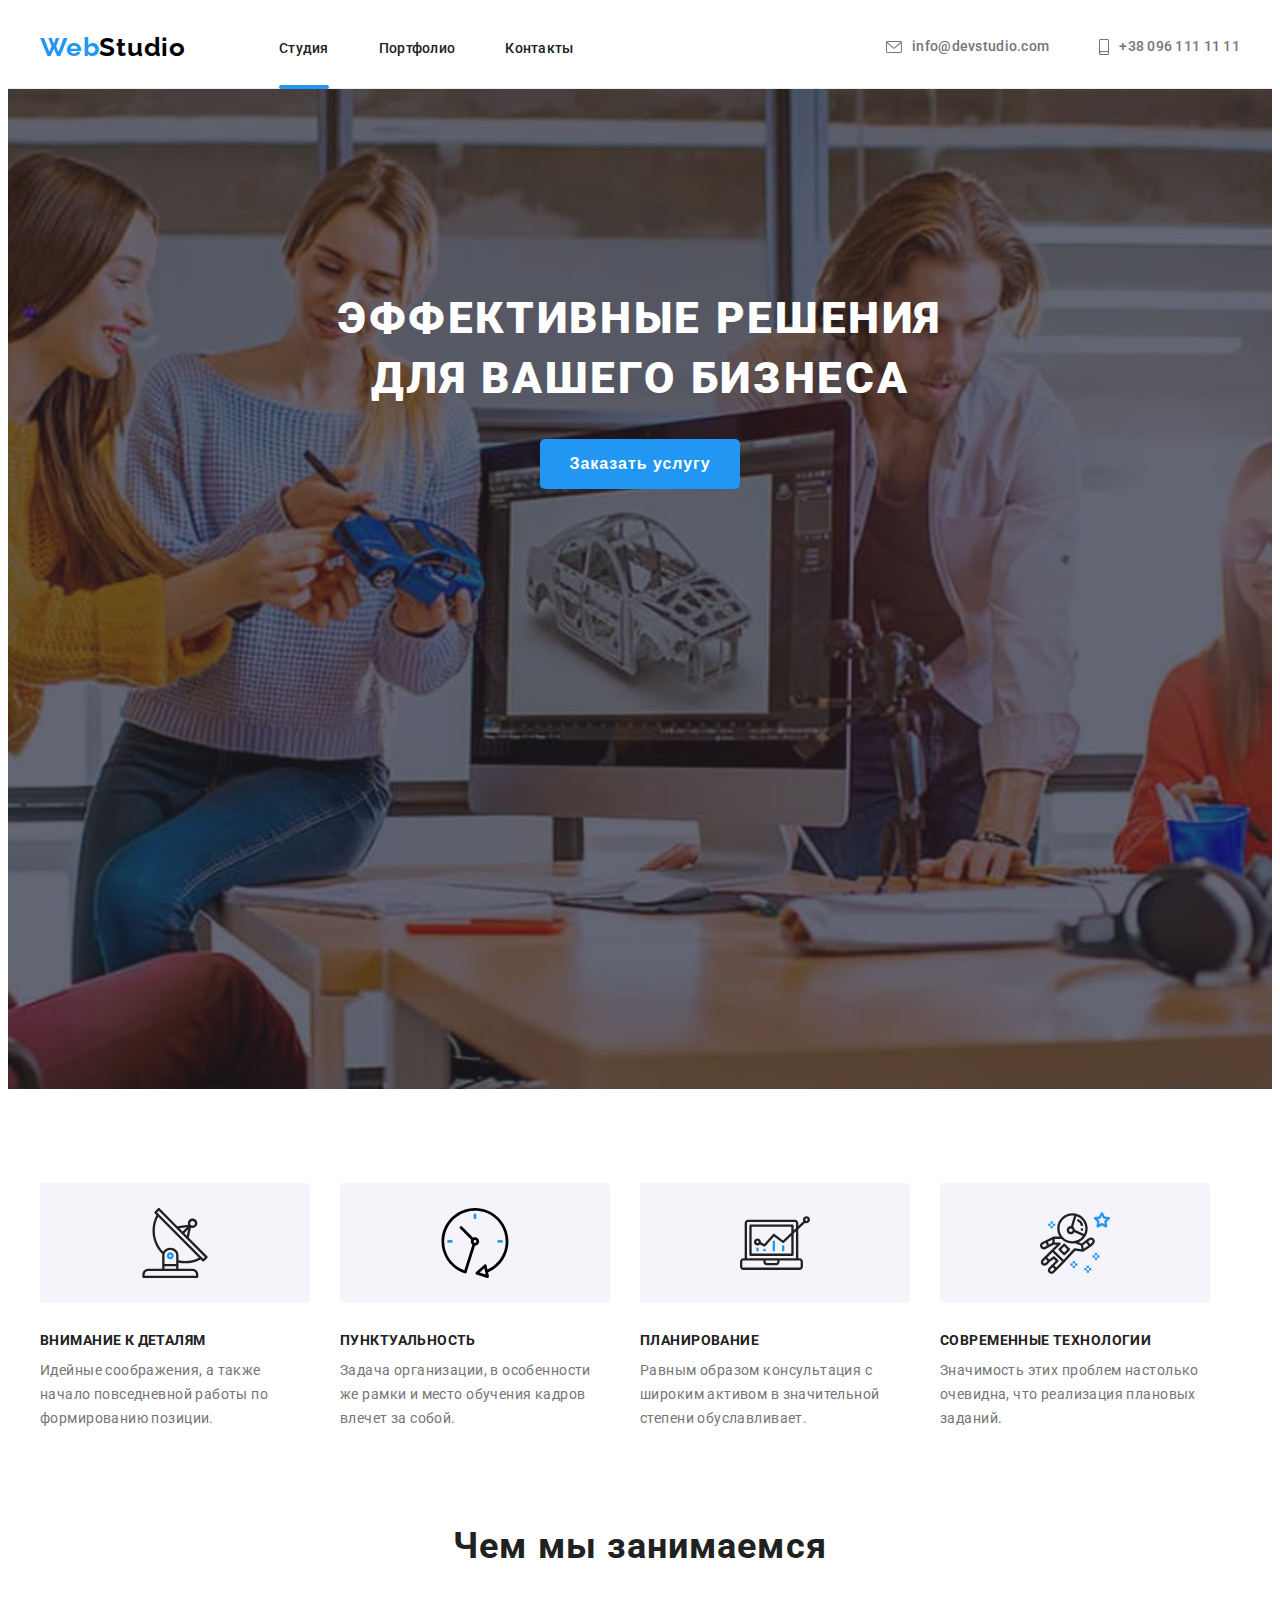
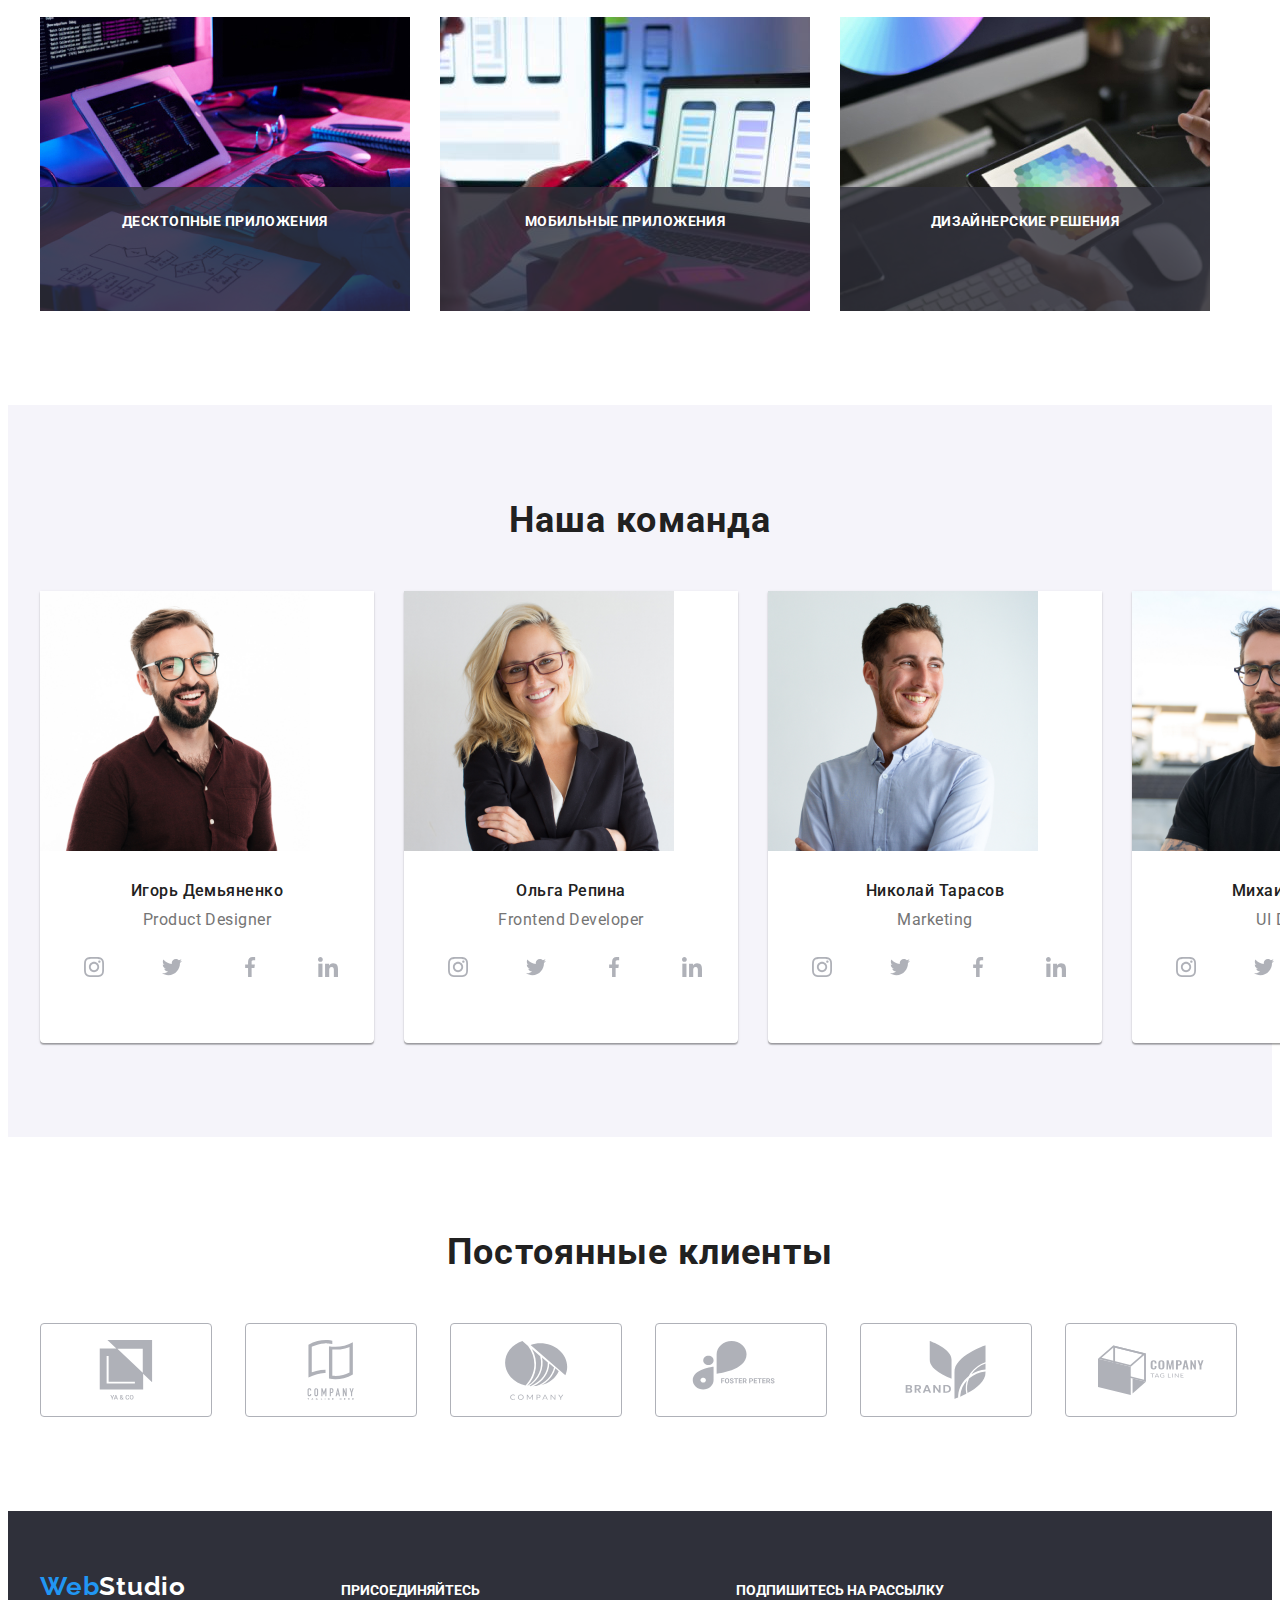
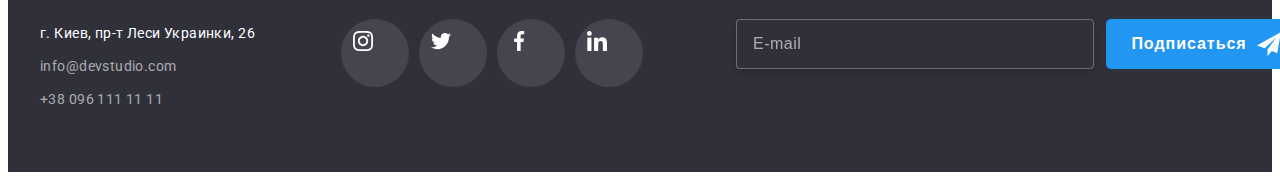
<file: index.html>
<!DOCTYPE html>
<html lang="ru">

<head>
    <meta charset="UTF-8">
    <meta http-equiv="X-UA-Compatible" content="IE=edge">
    <meta name="viewport" content="width=device-width, initial-scale=1.0">
    <title lang="en">WebStudio</title>
    <link rel="preconnect" href="https://fonts.googleapis.com">
    <link rel="preconnect" href="https://fonts.gstatic.com" crossorigin>
    <link
        href="https://fonts.googleapis.com/css2?family=Raleway:wght@700&family=Roboto:wght@400;500;700;900&display=swap"
        rel="stylesheet">
    <link rel="stylesheet" href="https://cdnjs.cloudflare.com/ajax/libs/modern-normalize/1.1.0/modern-normalize.min.css"
        integrity="sha512-wpPYUAdjBVSE4KJnH1VR1HeZfpl1ub8YT/NKx4PuQ5NmX2tKuGu6U/JRp5y+Y8XG2tV+wKQpNHVUX03MfMFn9Q=="
        crossorigin="anonymous" referrerpolicy="no-referrer" />
    <link rel="stylesheet" href="./css/main.min.css">
</head>

<body>
    <header class="header">
        <div class="container header__container ">
            <a href="./index.html" lang="en" class="header__logo link"><span class="header__logo__web">Web</span><span
                    class="list header__logo__studio">Studio</span></a>
            <nav class="header__nav">
                <ul class="header__menu-list list">
                    <li class="header__nav-item">
                        <a rel="nofollow" class="header__nav-item__header-link link current"
                            href="./index.html">Студия</a>
                    </li>
                    <li class="header__nav-item">
                        <a rel="nofollow" class="header__nav-item__header-link link"
                            href="./portfolio.html">Портфолио</a>
                    </li>
                    <li class="header__nav-item">
                        <a class="header__nav-item__header-link link" href="">Контакты</a>
                    </li>
                </ul>
            </nav>
            <ul class="header__header-contacts list">
                <li class="header__nav-item">
                    <a class="contact header__header-contact link" href="mailto:info@devstudio.com">
                        <svg class="header__contact-icon" width="16px" height="12px">
                            <use href="./images/icons.svg#icon-mail">
                            </use>
                        </svg>info@devstudio.com
                    </a>
                </li>
                <li class="header__nav-item">
                    <a class="contact header__header-contact link" href="tel:+380961111111">
                        <svg class="header__contact-icon" width="10px" height="16px">
                            <use href="./images/icons.svg#icon-smartphone">
                            </use>
                        </svg>
                        +38 096 111 11 11</a>
                </li>
            </ul>
        </div>
    </header>
    <main>
        <section class="hero">
            <div class="container hero-container">
                <h1 class="hero-title">ЭФФЕКТИВНЫЕ РЕШЕНИЯ<br /> ДЛЯ ВАШЕГО БИЗНЕСА</h1>
                <button class="btn btn-index btn-shadow hero-btn btn-margin cursor" type="button"
                    data-modal-open>Заказать услугу</button>
                <div class="backdrop is-hidden" data-modal>
                    <div class="modal">
                        <button type="button" data-modal-close class="btn-modal">
                            <svg class="modal-close-icon cursor" width="11px" height="11px">
                                <use href="./images/icons.svg#icon-ellips-x-close"></use>
                            </svg>
                        </button>
                        <form action="#" class="modal-form">
                            <p class="modal-form-head">Оставьте свои данные, мы вам перезвоним</p>

                            <label class="modal-form-field">Имя
                                <span class="modal-form-wrapper">
                                    <input type="text" class="modal-form-input cursor" name="user-name" minlength="2"
                                        pattern="[a-zA-Zа-яёА-ЯЁ]+"
                                        title="Имя должно содержать символы кириллицы или латиницы" required />
                                    <svg class="modal-form-icon" width="18px" height="18px">
                                        <use href="./images/icons.svg#icon-name-black"></use>
                                    </svg>
                                </span>
                            </label>

                            <label class="modal-form-field">Телефон
                                <span class="modal-form-wrapper">
                                    <input type="tel" class="modal-form-input cursor" name="user-tel"
                                        title="099-000-00-00" pattern="[0-9]{3}-[0-9]{3}-[0-9]{2}-[0-9]{2}" />
                                    <svg class="modal-form-icon" width="18px" height="18px">
                                        <use href="./images/icons.svg#icon-tel-black"></use>
                                    </svg>
                                </span>
                            </label>

                            <label class="modal-form-field">Почта
                                <span class="modal-form-wrapper">
                                    <input type="email" class="modal-form-input cursor" name="mail" required />
                                    <svg class="modal-form-icon" width="18px" height="18px">
                                        <use href="./images/icons.svg#icon-mail-black"></use>
                                    </svg>
                                </span>
                            </label>
                            <label class="modal-form-field">Комментарий
                                <textarea class="modal-form-message cursor" name="user-message"
                                    placeholder="Введите текст"></textarea>
                            </label>
                            <input type="checkbox" id="accept-policy" class="modal-form-checkbox visually-hidden" />
                            <label for="accept-policy" class="modal-form-checkbox-label">Соглашаюсь с рассылкой и
                                принимаю&nbsp;
                                <a href="#" class="modal-form-link"> Условия договора</a></label>
                            <button class="btn btn-index btn-shadow hero-btn cursor" type="submit">Отправить</button>
                        </form>
                    </div>
                </div>
            </div>
        </section>
        <section class="about">
            <div class="container">
                <ul class="list about-list">
                    <li class="about-container">
                        <div class="about-icon-background">
                            <svg class="abou-icon" width="70px" height="70px">
                                <use href="./images/icons.svg#icon-antenna"></use>
                            </svg>
                        </div>
                        <h3 class="about-title">Внимание к деталям</h3>
                        <p class="about-text"> Идейные соображения, а также начало повседневной работы по формированию
                            позиции.</p>
                    </li>
                    <li class="about-container">
                        <div class="about-icon-background">
                            <svg class="abou-icon" width="70px" height="70px">
                                <use href="./images/icons.svg#icon-clock"></use>
                            </svg>
                        </div>
                        <h3 class="about-title">Пунктуальность</h3>
                        <p class="about-text">Задача организации, в особенности же рамки и место обучения кадров влечет
                            за собой.</p>
                    </li>
                    <li class="about-container">
                        <div class="about-icon-background">
                            <svg class="abou-icon" width="70px" height="70px">
                                <use href="./images/icons.svg#icon-diagram"></use>
                            </svg>
                        </div>
                        <h3 class="about-title">Планирование</h3>
                        <p class="about-text">Равным образом консультация с широким активом в значительной степени
                            обуславливает.</p>
                    </li>
                    <li class="about-container">
                        <div class="about-icon-background">
                            <svg class="abou-icon" width="70px" height="70px">
                                <use href="./images/icons.svg#icon-astronaut"></use>
                            </svg>
                        </div>
                        <h3 class="about-title">Современные технологии</h3>
                        <p class="about-text">Значимость этих проблем настолько очевидна, что реализация плановых
                            заданий.</p>
                    </li>
                </ul>
            </div>
        </section>
        <section class="project">
            <div class="container">
                <h2 class="project-title">Чем мы занимаемся</h2>
                <ul class="list img-list-container">
                    <li class="img-list">
                        <div class="img-list-text">
                            <img src="./images/box-1.jpg" alt="руки печатают на клавиатуре" width="370">
                            <div class="project-list-title">
                                <p class="project-title-text">Десктопные приложения</p>
                            </div>
                        </div>
                    </li>
                    <li class="img-list">
                        <div class="img-list-text">
                            <img src="./images/box-2.jpg"
                                alt="одна рука дердит телефон, а втора работает на компьютере " width="370" />
                            <p class="project-title-text">Мобильные приложения</p>
                        </div>
                    </li>
                    <li class="img-list">
                        <div class="img-list-text">
                            <img src="./images/img-4.jpg" alt="в одной руке планшет, втрая работает на нем"
                                width="370" />
                            <p class="project-title-text">Дизайнерские решения</p>
                        </div>
                    </li>
                </ul>
            </div>
        </section>
        <section class="team">
            <div class="container">
                <h2 class="team-title">Наша команда</h2>
                <ul class="list team-container">
                    <li class="team-information team-shadow">
                        <img src="./images/img-3.jpg" alt="Игорь Демьяненко" width="270" />
                        <div class="team-list">
                            <h3 class="team-name ">Игорь Демьяненко</h3>
                            <p class="team-text" lang="en">Product Designer</p>
                            <ul class="list-icon list">
                                <li class="list-icon-item">
                                    <a class="link icon-link" href="">
                                        <svg class="icon-bottom icon" width="20px" height="20px">
                                            <use href="./images/icons.svg#icon-instagram"></use>
                                        </svg>
                                    </a>
                                </li>
                                <li class="list-icon-item">
                                    <a href="" class="link link-icon">
                                        <svg class="icon-bottom icon" width="20px" height="20px">
                                            <use href="./images/icons.svg#icon-twitter"></use>
                                        </svg>
                                    </a>
                                </li>
                                <li class="list-icon-item">
                                    <a href="" class="link link-icon">
                                        <svg class="icon-bottom icon" width="20px" height="20px">
                                            <use href="./images/icons.svg#icon-facebook"></use>
                                        </svg>
                                    </a>
                                </li>
                                <li class="list-icon-item">
                                    <a href="" class="link link-icon">
                                        <svg class="icon-bottom icon" width="20px" height="20px">
                                            <use href="./images/icons.svg#icon-linkedin"></use>
                                        </svg>
                                    </a>
                                </li>
                            </ul>
                        </div>
                    </li>
                    <li class="team-information team-shadow">
                        <img src="./images/img-2.jpg" alt="Ольга Репина" width="270" />
                        <div class="team-list">
                            <h3 class="team-name">Ольга Репина</h3>
                            <p class="team-text" lang="en">Frontend Developer</p>
                            <ul class="list-icon">
                                <li class="list-icon-item list">
                                    <a href="" class="link link-icon">
                                        <svg class="icon-bottom icon" width="20px" height="20px">
                                            <use href="./images/icons.svg#icon-instagram"></use>
                                        </svg>
                                    </a>
                                </li>
                                <li class="list-icon-item list">
                                    <a href="" class="link link-icon">
                                        <svg class="icon-bottom icon" width="20px" height="20px">
                                            <use href="./images/icons.svg#icon-twitter"></use>
                                        </svg>
                                    </a>
                                </li>
                                <li class="list-icon-item list">
                                    <a href="" class="link link-icon">
                                        <svg class="icon-bottom icon" width="20px" height="20px">
                                            <use href="./images/icons.svg#icon-facebook"></use>
                                        </svg>
                                    </a>
                                </li>
                                <li class="list-icon-item list">
                                    <a href="" class="link link-icon">
                                        <svg class="icon-bottom icon" width="20px" height="20px">
                                            <use href="./images/icons.svg#icon-linkedin"></use>
                                        </svg>
                                    </a>
                                </li>
                            </ul>
                        </div>
                    </li>
                    <li class="team-information team-shadow">
                        <img src="./images/img-1.jpg" alt="Николай Тарасов" width="270" />
                        <div class="team-list">
                            <h3 class="team-name">Николай Тарасов</h3>
                            <p class="team-text" lang="en">Marketing</p>
                            <ul class="list-icon">
                                <li class="list-icon-item list">
                                    <a href="" class="link link-icon">
                                        <svg class="icon-bottom icon" width="20px" height="20px">
                                            <use href="./images/icons.svg#icon-instagram"></use>
                                        </svg>
                                    </a>
                                </li>
                                <li class="list-icon-item list">
                                    <a href="" class="link link-icon">
                                        <svg class="icon-bottom icon" width="20px" height="20px">
                                            <use href="./images/icons.svg#icon-twitter"></use>
                                        </svg>
                                    </a>
                                </li>
                                <li class="list-icon-item list">
                                    <a href="" class="link link-icon">
                                        <svg class="icon-bottom icon" width="20px" height="20px">
                                            <use href="./images/icons.svg#icon-facebook"></use>
                                        </svg>
                                    </a>
                                </li>
                                <li class="list-icon-item list">
                                    <a href="" class="link link-icon">
                                        <svg class="icon-bottom icon" width="20px" height="20px">
                                            <use href="./images/icons.svg#icon-linkedin"></use>
                                        </svg>
                                    </a>
                                </li>
                            </ul>
                        </div>
                    </li>
                    <li class="team-information team-shadow">
                        <img src="./images/img.jpg" alt="Михаил Ермаков" width="270" />
                        <div class="team-list">
                            <h3 class="team-name">Михаил Ермаков</h3>
                            <p class="team-text" lang="en">UI Designer</p>
                            <ul class="list-icon">
                                <li class="list-icon-item list">
                                    <a href="" class="link link-icon">
                                        <svg class="icon-bottom icon" width="20px" height="20px">
                                            <use href="./images/icons.svg#icon-instagram"></use>
                                        </svg>
                                    </a>
                                </li>
                                <li class="list-icon-item list">
                                    <a href="" class="link link-icon">
                                        <svg class="icon-bottom icon" width="20px" height="20px">
                                            <use href="./images/icons.svg#icon-twitter"></use>
                                        </svg>
                                    </a>
                                </li>
                                <li class="list-icon-item list">
                                    <a href="" class="link link-icon">
                                        <svg class="icon-bottom icon" width="20px" height="20px">
                                            <use href="./images/icons.svg#icon-facebook"></use>
                                        </svg>
                                    </a>
                                </li>
                                <li class="list-icon-item list">
                                    <a href="" class="link link-icon">
                                        <svg class="icon-bottom icon" width="20px" height="20px">
                                            <use href="./images/icons.svg#icon-linkedin"></use>
                                        </svg>
                                    </a>
                                </li>
                            </ul>
                        </div>
                    </li>
                </ul>
            </div>
        </section>
        <section class="clients">
            <div class="container">
                <h2 class="clients-title">Постоянные клиенты</h2>
                <ul class="clients-list list">
                    <li class="clients-box">
                        <a href="" class="link clients-name">
                            <svg class="clients-icon" width="106px" height="60px">
                                <use href="./images/icons.svg#icon-ya--co1">
                                </use>
                            </svg>
                        </a>
                    </li>
                    <li class="clients-box">
                        <a href="" class="link clients-name">
                            <svg class="clients-icon" width="106px" height="60px">
                                <use href="./images/icons.svg#icon-company-tag-line-here2">
                                </use>
                            </svg>
                        </a>
                    </li>
                    <li class="clients-box">
                        <a href="" class="link clients-name">
                            <svg class="clients-icon" width="106px" height="60px">
                                <use href="./images/icons.svg#icon-company3">
                                </use>
                            </svg>
                        </a>
                    </li>
                    <li class="clients-box">
                        <a href="" class="link clients-name">
                            <svg class="clients-icon" width="106px" height="60px">
                                <use href="./images/icons.svg#icon-foster-peters4">
                                </use>
                            </svg>
                        </a>
                    </li>
                    <li class="clients-box">
                        <a href="" class="link clients-name">
                            <svg class="clients-icon" width="106px" height="60px">
                                <use href="./images/icons.svg#icon-brand5">
                                </use>
                            </svg>
                        </a>
                    </li>
                    <li class="clients-box">
                        <a href="" class="link clients-name">
                            <svg class="clients-icon" width="106px" height="60px">
                                <use href="./images/icons.svg#icon-company-tag-line6">
                                </use>
                            </svg>
                        </a>
                    </li>
                </ul>
            </div>
        </section>
    </main>
    <footer class="footer">
        <div class="container footer-container">
            <div class="bootom-address">
                <a href="./index.html" lang="en" class="footer__logo link"><span
                        class="header__logo__web">Web</span><span class="list footer-studio">Studio</span></a>
                <ul class="list contact contact-footer">
                    <li>
                        <a class="contact footer-contact-address link" rel="nofollow"
                            href="https://goo.gl/maps/RQNWH9hSLdEnsy7u5" target="_blank">г. Киев, пр-т Леси Украинки,
                            26</a>
                    </li>
                    <li class="contact-footer-information">
                        <a class="contact footer-contact link" href="mailto:info@devstudio.com">info@devstudio.com</a>
                    </li>
                    <li class="contact-footer-information">
                        <a class="contact footer-contact link" href="tel:+380961111111">+38 096 111 11 11</a>
                    </li>
                </ul>
            </div>
            <div class="footer-icon">
                <h3 class="footer-icon-title">Присоединяйтесь</h3>
                <ul class="footer-list-icon list">
                    <li class="footer-list-icon-item">
                        <a class="link footer-link-icon" href="">
                            <svg class="footer-icon-bottom icon" width="20px" height="20px">
                                <use href="./images/icons.svg#icon-instagram"></use>
                            </svg>
                        </a>
                    </li>
                    <li class="footer-list-icon-item">
                        <a href="" class="link footer-link-icon">
                            <svg class="footer-icon-bottom icon" width="20px" height="20px">
                                <use href="./images/icons.svg#icon-twitter"></use>
                            </svg>
                        </a>
                    </li>
                    <li class="footer-list-icon-item">
                        <a href="" class="link footer-link-icon">
                            <svg class="footer-icon-bottom icon" width="20px" height="20px">
                                <use href="./images/icons.svg#icon-facebook"></use>
                            </svg>
                        </a>
                    </li>
                    <li class="footer-list-icon-item">
                        <a href="" class="link footer-link-icon">
                            <svg class="footer-icon-bottom icon" width="20px" height="20px">
                                <use href="./images/icons.svg#icon-linkedin"></use>
                            </svg>
                        </a>
                    </li>
                </ul>
            </div>
            <div class="footer-icon-second">
                <h3 class="footer-icon-title">Подпишитесь на рассылку</h3>
                <form action="#" class="footer-form">
                    <label class="footer-form-title"></label>
                    <input type="email" class="footer-form-input cursor" name="mail" placeholder="E-mail" required />
                    <div>
                        <button type="submit"
                            class="btn btn-index  btn-shadow  hero-btn footer-form-btn cursor footer-btn">Подписаться
                            <svg class="footer-icon-btn icon" width="24px" height="24px">
                                <use href="./images/icons.svg#icon-icon-send"></use>
                            </svg>
                        </button>
                    </div>
                </form>
            </div>
        </div>
    </footer>
    <script src="./js/modal.js"></script>
</body>

</html>
</file>
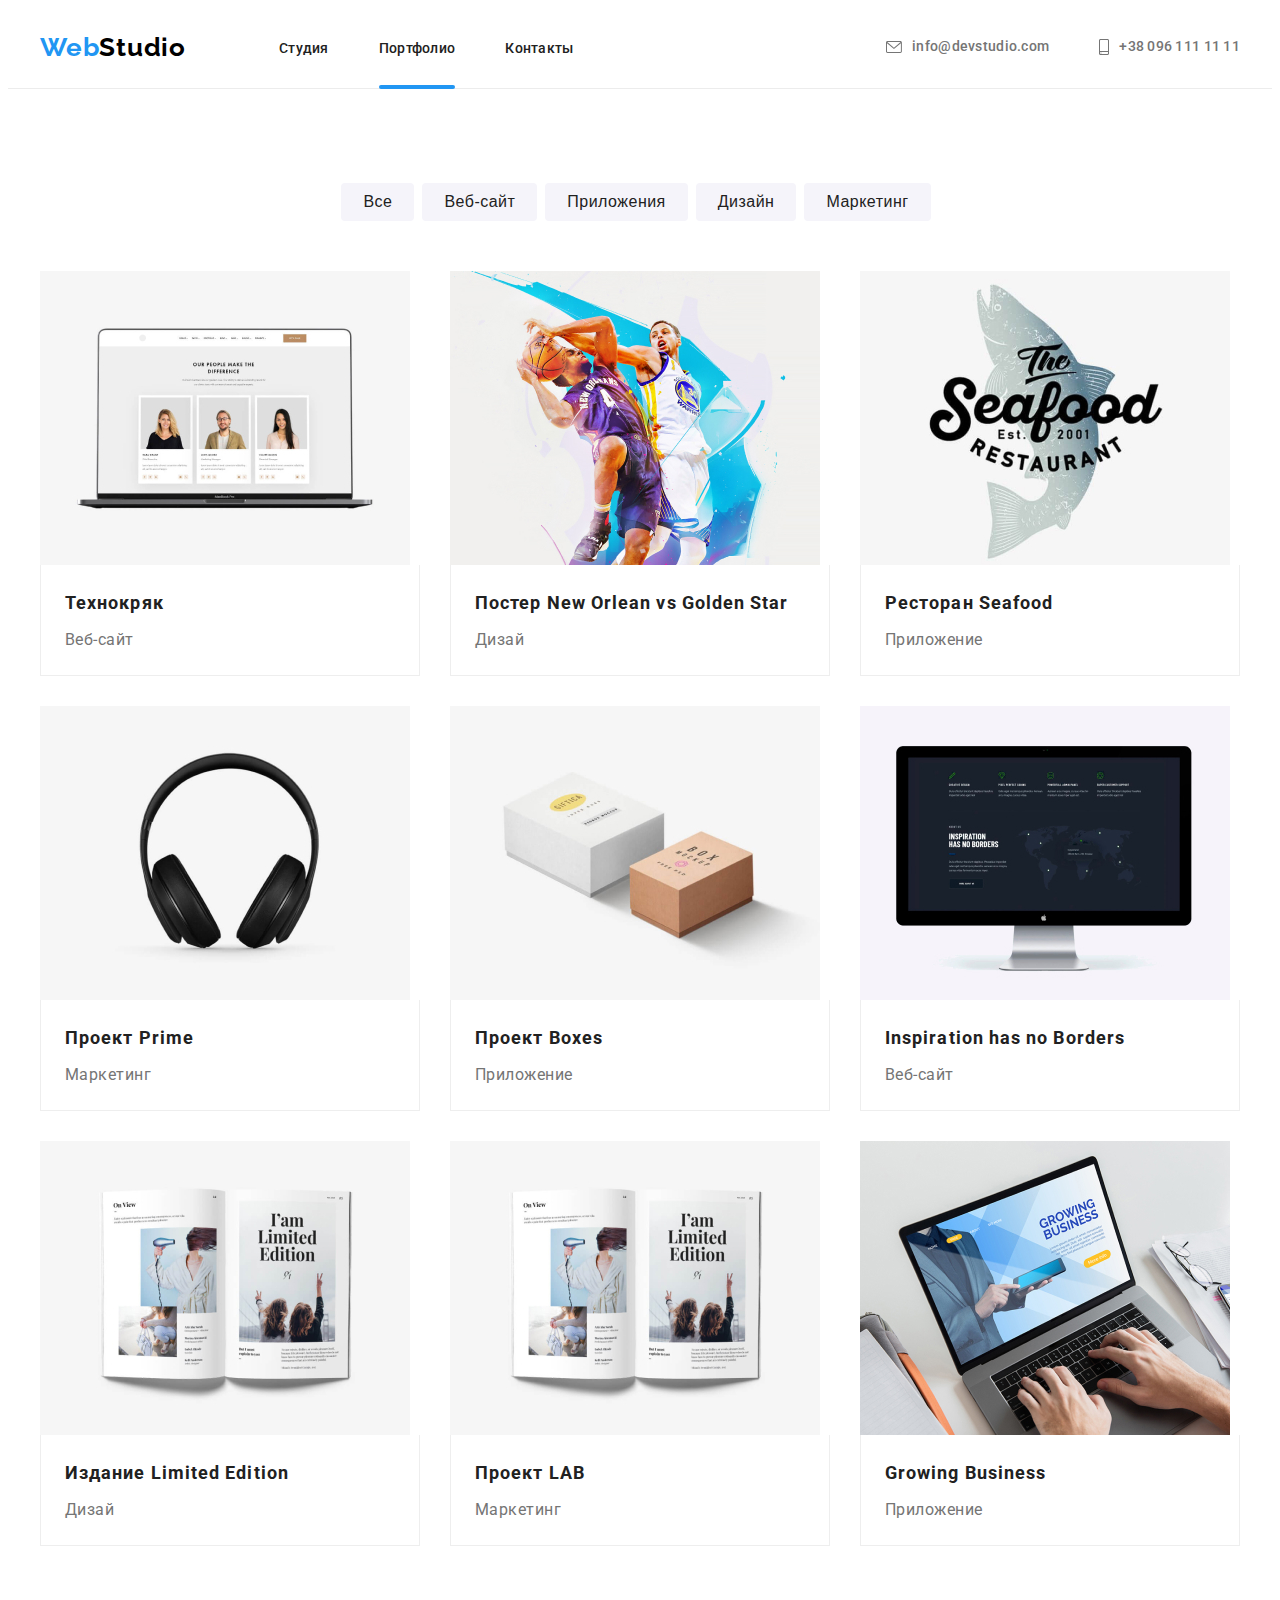
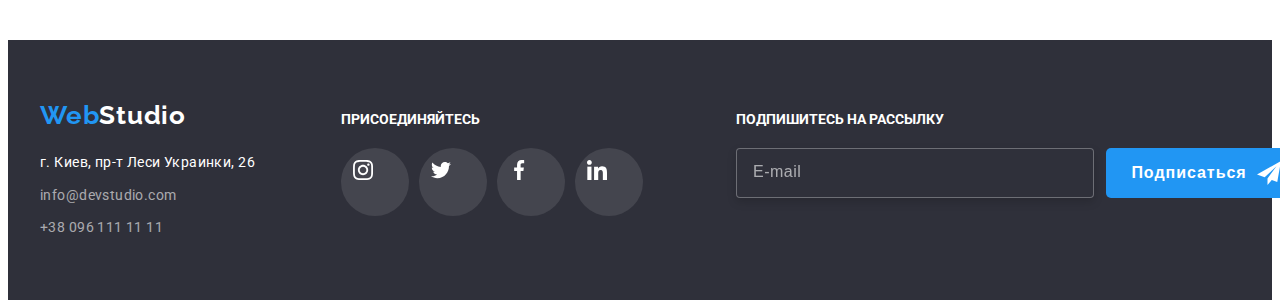
<file: portfolio.html>
<!DOCTYPE html>
<html lang="ru">

<head>
    <meta charset="UTF-8">
    <meta http-equiv="X-UA-Compatible" content="IE=edge">
    <meta name="viewport" content="width=device-width, initial-scale=1.0">
    <title lang="en">WebStudio</title>
    <link rel="preconnect" href="https://fonts.googleapis.com">
    <link rel="preconnect" href="https://fonts.gstatic.com" crossorigin>
    <link
        href="https://fonts.googleapis.com/css2?family=Raleway:wght@700&family=Roboto:wght@400;500;700;900&display=swap"
        rel="stylesheet">
    <link rel="stylesheet" href="https://cdnjs.cloudflare.com/ajax/libs/modern-normalize/1.1.0/modern-normalize.min.css"
        integrity="sha512-wpPYUAdjBVSE4KJnH1VR1HeZfpl1ub8YT/NKx4PuQ5NmX2tKuGu6U/JRp5y+Y8XG2tV+wKQpNHVUX03MfMFn9Q=="
        crossorigin="anonymous" referrerpolicy="no-referrer" />
    <link rel="stylesheet" href="./css/main.min.css">
</head>

<body>
    <header class="header">
        <div class="container header__container ">
            <a href="./index.html" lang="en" class="header__logo link"><span class="header__logo__web">Web</span><span
                    class="list header__logo__studio">Studio</span></a>
            <nav class="header__nav">
                <ul class="header__menu-list list">
                    <li class="header__nav-item">
                        <a rel="nofollow" class="header__nav-item__header-link link" href="./index.html">Студия</a>
                    </li>
                    <li class="header__nav-item">
                        <a rel="nofollow" class="header__nav-item__header-link link current"
                            href="./portfolio.html">Портфолио</a>
                    </li>
                    <li class="header__nav-item">
                        <a class="header__nav-item__header-link link" href="">Контакты</a>
                    </li>
                </ul>
            </nav>
            <ul class="header__header-contacts list">
                <li class="header__nav-item">
                    <a class="contact header__header-contact link" href="mailto:info@devstudio.com">
                        <svg class="header__contact-icon" width="16px" height="12px">
                            <use href="./images/icons.svg#icon-mail">
                            </use>
                        </svg>info@devstudio.com
                    </a>
                </li>
                <li class="header__nav-item">
                    <a class="contact header__header-contact link" href="tel:+380961111111">
                        <svg class="header__contact-icon" width="10px" height="16px">
                            <use href="./images/icons.svg#icon-smartphone">
                            </use>
                        </svg>
                        +38 096 111 11 11</a>
                </li>
            </ul>
        </div>
    </header>
    <main>
        <section class="gallery">
            <div class="container">
                <h2 class="visually-hidden">Галерея</h2>
                <ul class="list btn btn-container">
                    <li class="btn-portfolio">
                        <button class="btn btn-item btn-black btn-white btn-shadow cursor" type="button">Все</button>
                        <a href="#Веб-сайт"></a>
                    </li>
                    <li class="btn-portfolio">
                        <button class="btn btn-item btn-black btn-white btn-shadow cursor"
                            type="button">Веб-сайт</button>
                        <a href="#Приложения"></a>
                    </li>
                    <li class="btn-portfolio">
                        <button class="btn btn-item btn-black btn-white btn-shadow cursor"
                            type="button">Приложения</button>
                        <a href="#Все"></a>
                    </li>
                    <li class="btn-portfolio">
                        <button class="btn btn-item btn-black btn-white btn-shadow cursor" type="button">Дизайн</button>
                        <a href="#Дизайн"></a>
                    </li>
                    <li class="btn-portfolio">
                        <button class="btn btn-item btn-black btn-white btn-shadow cursor"
                            type="button">Маркетинг</button>
                        <a href="#Маркетинг"></a>
                    </li>
                </ul>
                <ul class="list gallery-list">
                    <li class="gallery-item">
                        <a class="link gallery-link" href="">
                            <div class="gallery-item-wrap">
                                <img class="gallery-item-icon" src="./images/1computer.jpg" alt="Computer" width="370">
                                <p class="gallery-picture-text">Технокряк это современная площадка распространения
                                    коронавируса. Компании используют
                                    эту
                                    платформу для цифрового
                                    шпионажа и атак на защищённые сервера конкурентов.</p>
                            </div>
                            <div class="gallery-card">
                                <h3 class="gallery-title">Технокряк</h3>
                                <p class="gallery-text">Веб-сайт</p>
                            </div>
                        </a>
                    </li>
                    <li class="gallery-item">
                        <a class="link gallery-link" href="">
                            <div class="gallery-item-wrap">
                                <img src="./images/2basketball.jpg" alt="Basketball" width="370">
                                <p class="gallery-picture-text" lang="en">Lorem ipsum dolor sit amet, consectetur
                                    adipiscing elit. Suspendisse rutrum auctor enim, vitae viverra sem ultricies
                                    eget. Curabitur ac scelerisque.</p>
                            </div>
                            <div class="gallery-card">
                                <h3 class="gallery-title">Постер<span lang="en"> New Orlean vs Golden Star</span></h3>
                                <p class="gallery-text">Дизай</p>
                            </div>
                        </a>
                    </li>
                    <li class="gallery-item">
                        <a class="link gallery-link" href="">
                            <div class="gallery-item-wrap">
                                <img src="./images/3seafood.jpg" alt="Seafood" width="370">
                                <p class="gallery-picture-text">Lorem ipsum dolor sit amet, consectetur adipiscing elit.
                                    Suspendisse rutrum auctor enim,
                                    vitae viverra sem ultricies
                                    eget. Curabitur ac scelerisque.</p>
                            </div>
                            <div class="gallery-card">
                                <h3 class="gallery-title">Ресторан <span lang="en"> Seafood</span></h3>
                                <p class="gallery-text">Приложение</p>
                            </div>
                        </a>
                    </li>
                    <li class="gallery-item">
                        <a class="link gallery-link" href="">
                            <div class="gallery-item-wrap">
                                <img src="./images/4headphones.jpg" alt="Headphones" width="370">
                                <p class="gallery-picture-text" lang="en">Lorem ipsum dolor sit amet, consectetur
                                    adipiscing elit. Suspendisse rutrum auctor enim,
                                    vitae viverra sem ultricies
                                    eget. Curabitur ac scelerisque.</p>
                            </div>
                            <div class="gallery-card">
                                <h3 class="gallery-title">Проект <span lang="en">Prime</span></h3>
                                <p class="gallery-text">Маркетинг</p>
                            </div>
                        </a>
                    </li>
                    <li class="gallery-item">
                        <a class="link gallery-link" href="">
                            <div class="gallery-item-wrap">
                                <img src="./images/5boxes.jpg" alt="Boxes" width="370">
                                <p class="gallery-picture-text" lang="en">Lorem ipsum dolor sit amet, consectetur
                                    adipiscing elit. Suspendisse rutrum auctor enim,
                                    vitae viverra sem ultricies
                                    eget. Curabitur ac scelerisque.</p>
                            </div>
                            <div class="gallery-card">
                                <h3 class="gallery-title">Проект <span lang="en">Boxes</span></h3>
                                <p class="gallery-text">Приложение</p>
                            </div>
                        </a>
                    </li>
                    <li class="gallery-item">
                        <a class="link gallery-link" href="">
                            <div class="gallery-item-wrap">
                                <img src="./images/6monitor.jpg" alt="Monitore" width="370">
                                <p class="gallery-picture-text" lang="en">Lorem ipsum dolor sit amet, consectetur
                                    adipiscing elit. Suspendisse rutrum auctor enim,
                                    vitae viverra sem ultricies
                                    eget. Curabitur ac scelerisque.</p>
                            </div>
                            <div class="gallery-card">
                                <h3 class="gallery-title"><span lang="en">Inspiration has no Borders</span></h3>
                                <p class="gallery-text">Веб-сайт</p>
                            </div>
                        </a>
                    </li>
                    <li class="gallery-item">
                        <a class="link gallery-link" href="">
                            <div class="gallery-item-wrap">
                                <img src="./images/7book.jpg" alt="Book" width="370">
                                <p class="gallery-picture-text" lang="en">Lorem ipsum dolor sit amet, consectetur
                                    adipiscing elit. Suspendisse rutrum auctor enim,
                                    vitae viverra sem ultricies
                                    eget. Curabitur ac scelerisque.</p>
                            </div>
                            <div class="gallery-card">
                                <h3 class="gallery-title">Издание <span lang="en">Limited Edition</span></h3>
                                <p class="gallery-text">Дизай</p>
                            </div>
                        </a>
                    </li>
                    <li class="gallery-item">
                        <a class="link gallery-link" href="">
                            <div class="gallery-item-wrap">
                                <img src="./images/7book.jpg" alt="Book" width="370">
                                <p class="gallery-picture-text" lang="en">Lorem ipsum dolor sit amet, consectetur
                                    adipiscing elit. Suspendisse rutrum auctor enim,
                                    vitae viverra sem ultricies
                                    eget. Curabitur ac scelerisque.</p>
                            </div>
                            <div class="gallery-card">
                                <h3 class="gallery-title">Проект <span lang="en">LAB</span></h3>
                                <p class="gallery-text">Маркетинг</p>
                            </div>
                        </a>
                    </li>
                    <li class="gallery-item">
                        <a class="link gallery-link" href="">
                            <div class="gallery-item-wrap">
                                <img src="./images/9work-on-computer.jpg" alt="Work on computer" width="370">
                                <p class="gallery-picture-text" lang="en">Lorem ipsum dolor sit amet, consectetur
                                    adipiscing elit. Suspendisse rutrum auctor enim,
                                    vitae viverra sem ultricies
                                    eget. Curabitur ac scelerisque.</p>
                            </div>
                            <div class="gallery-card">
                                <h3 class="gallery-title"><span lang="en">Growing Business</span></h3>
                                <p class="gallery-text">Приложение</p>
                            </div>
                        </a>
                    </li>
                </ul>
            </div>
        </section>
    </main>
    <footer class="footer">
        <div class="container footer-container">
            <div class="bootom-address">
                <a href="./index.html" lang="en" class="footer__logo link"><span
                        class="header__logo__web">Web</span><span class="list footer-studio">Studio</span></a>
                <ul class="list contact contact-footer">
                    <li>
                        <a class="contact footer-contact-address link" rel="nofollow"
                            href="https://goo.gl/maps/RQNWH9hSLdEnsy7u5" target="_blank">г. Киев, пр-т Леси Украинки,
                            26</a>
                    </li>
                    <li class="contact-footer-information">
                        <a class="contact footer-contact link" href="mailto:info@devstudio.com">info@devstudio.com</a>
                    </li>
                    <li class="contact-footer-information">
                        <a class="contact footer-contact link" href="tel:+380961111111">+38 096 111 11 11</a>
                    </li>
                </ul>
            </div>
            <div class="footer-icon">
                <h3 class="footer-icon-title">Присоединяйтесь</h3>
                <ul class="footer-list-icon list">
                    <li class="footer-list-icon-item">
                        <a class="link footer-link-icon" href="">
                            <svg class="footer-icon-bottom icon" width="20px" height="20px">
                                <use href="./images/icons.svg#icon-instagram"></use>
                            </svg>
                        </a>
                    </li>
                    <li class="footer-list-icon-item">
                        <a href="" class="link footer-link-icon">
                            <svg class="footer-icon-bottom icon" width="20px" height="20px">
                                <use href="./images/icons.svg#icon-twitter"></use>
                            </svg>
                        </a>
                    </li>
                    <li class="footer-list-icon-item">
                        <a href="" class="link footer-link-icon">
                            <svg class="footer-icon-bottom icon" width="20px" height="20px">
                                <use href="./images/icons.svg#icon-facebook"></use>
                            </svg>
                        </a>
                    </li>
                    <li class="footer-list-icon-item">
                        <a href="" class="link footer-link-icon">
                            <svg class="footer-icon-bottom icon" width="20px" height="20px">
                                <use href="./images/icons.svg#icon-linkedin"></use>
                            </svg>
                        </a>
                    </li>
                </ul>
            </div>
            <div class="footer-icon-second">
                <h3 class="footer-icon-title">Подпишитесь на рассылку</h3>
                <form action="#" class="footer-form">
                    <label class="footer-form-title"></label>
                    <input type="email" class="footer-form-input cursor" name="mail" placeholder="E-mail" required />
                    <div>
                        <button type="submit"
                            class="btn btn-index  btn-shadow  hero-btn footer-form-btn cursor footer-btn">Подписаться
                            <svg class="footer-icon-btn icon" width="24px" height="24px">
                                <use href="./images/icons.svg#icon-icon-send"></use>
                            </svg>
                        </button>
                    </div>
                </form>
            </div>
        </div>
    </footer>
</body>

</html>
</file>
<file: css/main.min.css>
:root {
  --header-color: #ffffff;
  --primary-text-color: #757575;
  --second-text-color: #000000;
  --third-text-color: #9da4bd;
  --primary-title-color: #ffffff;
  --secondary-title-color: #212121;
  --accent-color: #2196f3;
  --accent-color-icon: #f5f4fa;
  --standart-color-icon: #afb1b8;
}
.visually-hidden {
  position: absolute;
  white-space: nowrap;
  width: 1px;
  height: 1px;
  overflow: hidden;
  border: 0;
  padding: 0;
  clip: rect(0 0 0 0);
  clip-path: inset(50%);
  margin: -1px;
}
p,
h1,
h2,
h3,
h4,
h5,
h6 {
  margin: 0;
}
ul {
  margin: 0;
  padding: 0;
}
img {
  display: block;
}
body {
  font-family: "Roboto", sans-serif;
}
.list {
  list-style: none;
}
.link {
  text-decoration: none;
}
.container {
  width: 1200px;
  padding-left: 15px;
  padding-right: 15px;
  margin: 0 auto;
}
.contact:hover,
.contact:focus {
  color: var(--accent-color);
  transition: transform 500ms cubic-bezier(0.4, 0, 0.2, 1);
}
.contact {
  transition: color 250ms cubic-bezier(0.4, 0, 0.2, 1);
}
.btn-shadow:hover,
.btn-shadow:focus {
  filter: drop-shadow(0px 4px 4px rgba(0, 0, 0, 0.25));
}
.cursor {
  cursor: pointer;
}
.hero-btn {
  font-weight: 700;
  font-size: 16px;
  line-height: 1.87;
  display: flex;
  letter-spacing: 0.06em;
  color: var(--primary-title-color);
  background: var(--accent-color);
}
.hero-btn {
  background-color: var(--accent-color);
}
.btn-index {
  border: 1px var(--second-text-color);
  border-radius: 5px;
  min-width: 200px;
  margin: 0 auto;
  height: 50px;
  align-items: center;
  justify-content: center;
}
.btn-margin {
  margin-top: 30px;
}
.modal {
  position: absolute;
  top: 50%;
  left: 50%;
  transform: translate(-50%, -50%);
  min-width: 528px;
  min-height: 581px;
  background: var(--primary-title-color);
  border-radius: 4px;
  padding: 40px;
}
.backdrop {
  position: fixed;
  top: 0;
  left: 0;
  width: 100%;
  height: 100%;
  background: rgba(0, 0, 0, 0.2);
  z-index: 2;
  transition: transform 250ms cubic-bezier(0.4, 0, 0.2, 1);
}
.backdrop.is-hidden {
  opacity: 0;
  pointer-events: none;
}
.modal-btn {
  border: 1px solid #999999;
  background-color: transparent;
  width: 30px;
  height: 30px;
  border-radius: 50%;
  position: absolute;
  top: 10px;
  right: 10px;
  display: flex;
  align-items: center;
  justify-content: center;
  color: #999999;
  transition: color 250ms cubic-bezier(0.4, 0, 0.2, 1);
}
.modal-btn:hover,
.modal-btn:focus {
  color: var(--accent-color);
}
.modal-form {
  display: flex;
  flex-direction: column;
}
.modal-form-head {
  font-weight: 700;
  font-size: 20px;
  line-height: 1.15;
  text-align: center;
  letter-spacing: 0.03em;
  color: var(--secondary-title-color);
  margin-bottom: 12px;
}
.modal-form-field {
  font-weight: 400;
  font-size: 12px;
  line-height: 1.16;
  letter-spacing: 0.01em;
  color: var(--primary-text-color);
  margin-bottom: 10px;
}
.modal-form-wrapper {
  position: relative;
  display: block;
  margin-top: 6px;
}
.modal-form-input {
  width: 100%;
  height: 40px;
  padding-left: 42px;
  border: 1px solid rgba(33, 33, 33, 0.2);
  box-sizing: border-box;
  border-radius: 4px;
  transition: border-color 250ms cubic-bezier(0.4, 0, 0.2, 1);
}
.modal-form-input:focus {
  outline: none;
  border-color: var(--accent-color);
}
.modal-form-icon {
  display: block;
  width: 18px;
  height: 18px;
  position: absolute;
  top: 50%;
  left: 12px;
  transform: translateY(-50%);
  transition: background-color 250ms cubic-bezier(0.4, 0, 0.2, 1);
}
.modal-form-input:focus + .modal-form-icon {
  fill: var(--accent-color);
}
.modal-form-message {
  width: 100%;
  height: 120px;
  margin-top: 6px;
  padding: 12px 16px;
  border: 1px solid rgba(33, 33, 33, 0.2);
  box-sizing: border-box;
  border-radius: 4px;
  resize: none;
  transition: border-color 250ms cubic-bezier(0.4, 0, 0.2, 1);
}
.modal-form-message::placeholder {
  font-weight: 400;
  font-size: 14px;
  line-height: 1.14;
  letter-spacing: 0.01em;
  color: rgba(117, 117, 117, 0.5);
}
.modal-form-message:focus {
  outline: none;
  border-color: var(--accent-color);
}
.modal-form-link {
  font-weight: normal;
  font-size: 14px;
  line-height: 1.71;
  letter-spacing: 0.03em;
  text-decoration-line: underline;
  color: var(--accent-color);
}
.btn-modal {
  display: flex;
  align-items: center;
  justify-content: center;
  width: 30px;
  height: 30px;
  position: absolute;
  top: 8px;
  right: 8px;
  border: 1px solid;
  border-radius: 50%;
  background: var(--primary-title-color);
  border: 1px solid rgba(0, 0, 0, 0.1);
  box-sizing: border-box;
  box-shadow: 0px 1px 3px rgba(0, 0, 0, 0.12), 0px 1px 1px rgba(0, 0, 0, 0.14),
    0px 2px 1px rgba(0, 0, 0, 0.2);
}
.modal-close-icon {
  color: var(--primary-title-color);
  transition: color 250ms cubic-bezier(0.4, 0, 0.2, 1);
}
.modal-close-icon:hover,
.modal-close-icon:focus {
  fill: var(--accent-color);
}
.btn-shadow {
  transition: filter 250ms cubic-bezier(0.4, 0, 0.2, 1);
}
.modal-form-checkbox-label {
  display: flex;
  align-items: center;
  justify-content: center;
  font-weight: 400;
  font-size: 14px;
  line-height: 1.71;
  letter-spacing: 0.03em;
  color: var(--primary-text-color);
  margin-bottom: 30px;
}
.modal-form-checkbox-label::before {
  display: block;
  content: "";
  width: 16px;
  height: 15px;
  margin-right: 6px;
  border-radius: 2px;
  border: 2px solid #212121;
  cursor: pointer;
}
.modal-form-checkbox:checked + .modal-form-checkbox-label::before {
  background-color: var(--accent-color);
  background-image: url(../images/icon-check.svg);
  border-color: var(--accent-color);
  background-size: contain;
  background-origin: border-box;
  background-repeat: no-repeat;
  background-position: center;
}
.modal-form-checkbox:focus + .modal-form-checkbox-label::before {
  outline: 2px solid #2196f3;
}
.modal-form-checkbox-label .modal.form.btn {
  padding: 10px 55px;
}
.list-icon {
  display: flex;
  align-items: center;
  margin-right: auto;
  margin-left: auto;
  padding-left: 32px;
  padding-top: 16px;
}
.list-icon-item .link {
  display: flex;
  padding: 12px;
  border-radius: 50%;
  width: 44px;
  height: 44px;
  fill: var(--standart-color-icon);
  transition: fill 250ms cubic-bezier(0.4, 0, 0.2, 1),
    background 250ms cubic-bezier(0.4, 0, 0.2, 1);
}
.list-icon-item:not(:last-child) {
  margin-right: 10px;
}
.icon-bottom.icon {
  padding: 0;
}
.list-icon-item .link:hover,
.list-icon-item .link:focus {
  background: var(--accent-color);
  fill: var(--header-color);
}
.team-title {
  font-weight: 700;
  font-size: 36px;
  line-height: 1.17;
  text-align: center;
  letter-spacing: 0.03em;
  color: var(--secondary-title-color);
}
.team-name {
  font-weight: 500;
  font-size: 16px;
  line-height: 1.19;
  text-align: center;
  letter-spacing: 0.03em;
  color: var(--secondary-title-color);
}
.team-text {
  font-weight: 400;
  font-size: 16px;
  line-height: 1.19;
  text-align: center;
  letter-spacing: 0.03em;
  color: var(--primary-text-color);
}
.clients-name {
  display: flex;
  justify-content: center;
  align-items: center;
  height: 92px;
  width: 170px;
  border: 1px solid #afb1b8;
  border-radius: 4px;
  color: var(--standart-color-icon);
  transition: color 250ms cubic-bezier(0.4, 0, 0.2, 1),
    border-color 250ms cubic-bezier(0.4, 0, 0.2, 1);
}
.clients-name:hover,
.clients-name:focus {
  border-color: var(--accent-color);
  color: var(--accent-color);
}
.footer__logo {
  font-family: Raleway, sans-serif;
  font-style: normal;
  font-weight: 700;
  font-size: 26px;
  line-height: 1.19;
  letter-spacing: 0.03em;
  padding-right: 93px;
}
.footer-contact {
  font-weight: 400;
  font-size: 14px;
  line-height: 1.7;
  letter-spacing: 0.03em;
  color: rgba(255, 255, 255, 0.6);
}
.footer-contact-address {
  font-weight: 400;
  font-size: 14px;
  line-height: 1.71;
  letter-spacing: 0.03em;
  color: var(--header-color);
}
.footer-icon-title {
  margin-top: 0;
  margin-bottom: 20px;
  font-weight: 700;
  font-size: 14px;
  line-height: 1.14;
  text-transform: uppercase;
  color: var(--primary-title-color);
}
.footer-icon {
  margin-left: 70px;
  margin-right: 93px;
}
.footer-list-icon {
  display: flex;
  margin-top: 0;
  margin-bottom: 0;
  align-items: center;
  margin-left: auto;
  margin-right: auto;
  padding-left: 0;
}
.footer-list-icon-item .link {
  display: flex;
  width: calc((100%-30px) / 9);
  padding: 12px;
  width: 44px;
  height: 44px;
  color: var(--primary-title-color);
  background-color: rgba(255, 255, 255, 0.1);
  border-radius: 50%;
}
.footer-list-icon-item:not(:last-child) {
  margin-right: 10px;
}
.footer-link-icon {
  fill: currentColor;
  transition: background 250ms cubic-bezier(0.4, 0, 0.2, 1);
}
.footer-list-icon-item .link:hover,
.footer-list-icon-item .link:focus {
  background: var(--accent-color);
}
.footer-form {
  display: flex;
}
.footer-icon-secon {
  background: #2f303a;
  width: 570px;
  height: 86px;
}
.footer-form-title {
  margin-top: 0;
  margin-bottom: 20px;
}
.footer-form-input {
  width: 358px;
  height: 50px;
  background: #2f303a;
  border: 1px solid rgba(255, 255, 255, 0.3);
  box-sizing: border-box;
  filter: drop-shadow(0px 4px 4px rgba(0, 0, 0, 0.15));
  border-radius: 4px;
  margin-right: 12px;
  padding-left: 16px;
  color: var(--accent-color-icon);
}
.footer-form-input::placeholder {
  padding-top: 15px;
  font-weight: 400;
  font-size: 16px;
  line-height: 1.25;
  display: flex;
  align-items: center;
  letter-spacing: 0.03em;
  color: rgba(255, 255, 255, 0.6);
}
.footer.btn {
  margin-left: 12px;
}
.footer-icon-btn {
  margin-left: 10px;
}
.btn-container {
  display: flex;
  justify-content: center;
  align-items: center;
  margin-bottom: 50px;
}
.btn-portfolio {
  margin-right: 8px;
}
.btn-item {
  height: 38px;
  min-width: 73px;
  background: #f5f4fa;
  border: 1px var(--second-text-color);
  border-radius: 4px;
  padding: 6px 22px;
}
.btn-black {
  font-weight: 500;
  font-size: 16px;
  line-height: 1.62;
  text-align: center;
  letter-spacing: 0.03em;
  color: var(--secondary-title-color);
}
.btn-white {
  transition: background 250ms cubic-bezier(0.4, 0, 0.2, 1),
    color 250ms cubic-bezier(0.4, 0, 0.2, 1);
}
.btn-white:focus,
.btn-white:hover {
  font-family: Roboto, sans-serif;
  font-style: normal;
  font-weight: 500;
  font-size: 16px;
  line-height: 1.62;
  text-align: center;
  letter-spacing: 0.03em;
  color: var(--header-color);
  background-color: var(--accent-color);
}
.gallery-title {
  font-weight: 700;
  font-size: 18px;
  line-height: 2;
  letter-spacing: 0.06em;
  color: var(--secondary-title-color);
}
.gallery-text {
  font-weight: 400;
  font-size: 16px;
  line-height: 1.87;
  letter-spacing: 0.03em;
  color: var(--primary-text-color);
}
.gallery-list {
  display: flex;
  flex-wrap: wrap;
  margin-top: -30px;
  margin-left: -30px;
}
.gallery-item {
  flex-basis: calc(100% / 3 - 30px);
  margin-top: 30px;
  margin-left: 30px;
}
.gallery-card {
  padding: 20px 24px 20px 24px;
  border-left: 1px solid #eeeeee;
  border-right: 1px solid #eeeeee;
  border-bottom: 1px solid #eeeeee;
}
.gallery-link {
  display: block;
  transition: color 250ms cubic-bezier(0.4, 0, 0.2, 1),
    background 250ms cubic-bezier(0.4, 0, 0.2, 1),
    box-shadow 250ms cubic-bezier(0.4, 0, 0.2, 1);
}
.gallery-link:hover,
.gallery-link:focus {
  box-shadow: 0px 1px 1px rgba(0, 0, 0, 0.12), 0px 4px 4px rgba(0, 0, 0, 0.06),
    1px 4px 6px rgba(0, 0, 0, 0.16);
}
.gallery-item-wrap {
  position: relative;
  overflow: hidden;
}
.gallery-picture-text {
  position: absolute;
  top: 0;
  left: 0;
  color: var(--primary-title-color);
  font-weight: 400;
  font-size: 18px;
  line-height: 1.56;
  letter-spacing: 0.03em;
  text-shadow: 0px 4px 4px rgba(0, 0, 0, 0.25);
  background: rgba(33, 150, 243, 0.9);
  padding: 63px 24px;
  height: 100%;
  transform: translateY(100%);
  transition: transform 250ms cubic-bezier(0.4, 0, 0.2, 1);
}
.gallery-item:hover .gallery-picture-text {
  transform: translateY(0);
}
.header__menu-list {
  display: flex;
}
.header__nav {
  display: flex;
  align-items: center;
}
.header__container {
  display: flex;
}
.header__header-contacts {
  display: flex;
  margin-left: auto;
  align-items: center;
}
.header__header__header-contacts {
  padding: 0;
  align-items: center;
}
.header__nav-item:not(:last-child) {
  margin-right: 50px;
  height: 16px;
}
.header {
  padding-top: 24px;
  padding-bottom: 25px;
  border-bottom: 1px solid #ececec;
  align-items: center;
}
.header__logo__web {
  color: var(--accent-color);
}
.header__logo {
  font-family: Raleway, sans-serif;
  font-style: normal;
  font-weight: 700;
  font-size: 26px;
  line-height: 1.19;
  letter-spacing: 0.03em;
  margin-right: 93px;
}
.header__logo__studio {
  color: var(--second-text-color);
}
.header__nav-item__header-link {
  font-weight: 500;
  font-size: 14px;
  line-height: 1.14;
  letter-spacing: 0.02em;
  color: var(--secondary-title-color);
  transition: color 250ms cubic-bezier(0.4, 0, 0.2, 1);
}
.header__nav-item__header-link:hover,
.header__nav-item__header-link:focus {
  color: var(--accent-color);
}
.header__header-contact {
  display: flex;
  align-items: center;
  justify-content: center;
  font-weight: 500;
  font-size: 14px;
  line-height: 1.14;
  letter-spacing: 0.02em;
  color: var(--primary-text-color);
}
.header__nav-item__header-link.current::after {
  content: "";
  display: block;
  width: 100%;
  height: 4px;
  background: var(--accent-color);
  border-radius: 2px;
  position: relative;
  top: 28px;
}
.header__contact-icon {
  margin-right: 10px;
}
.header__contact-icon::before {
  fill: currentColor;
}
.header__contact-icon {
  fill: currentColor;
}
.header__contact-icon:focus,
.header__contact-icon:hover {
  fill: var(--accent-color);
  transition: transform 500ms cubic-bezier(0.4, 0, 0.2, 1);
}
.hero {
  max-width: 1600px;
  margin: 0 auto;
  background-image: linear-gradient(
      to right,
      rgba(47, 48, 58, 0.4),
      rgba(47, 48, 58, 0.4)
    ),
    url(../images/background-img.jpg);
  background-repeat: no-repeat;
  background-size: cover;
  background-position: center;
  background-color: #c4c4c4;
  height: 600px;
  padding-top: 200px;
  padding-bottom: 200px;
}
.hero-title {
  font-weight: 900;
  font-size: 44px;
  line-height: 1.36;
  text-align: center;
  letter-spacing: 0.06em;
  text-transform: uppercase;
  color: var(--primary-title-color);
}
.about {
  padding-top: 94px;
}
.about-list {
  display: flex;
  align-items: center;
}
.about-container {
  width: 270px;
}
.about-container:not(:last-child) {
  margin-right: 30px;
}
.about-icon-background {
  display: flex;
  justify-content: center;
  align-items: center;
  margin-bottom: 30px;
  height: 120px;
  width: 270px;
  background-color: var(--accent-color-icon);
  border-radius: 4px;
}
.about-title {
  font-weight: 700;
  font-size: 14px;
  line-height: 1.14;
  letter-spacing: 0.03em;
  text-transform: uppercase;
  color: var(--secondary-title-color);
}
.about-text {
  font-weight: 400;
  font-size: 14px;
  line-height: 1.71;
  letter-spacing: 0.03em;
  margin-top: 10px;
  color: var(--primary-text-color);
}
.project {
  padding-top: 94px;
  padding-bottom: 94px;
}
.project-title {
  border: 64px;
}
.img-list-container {
  list-style: none;
  display: flex;
  text-align: center;
  margin-top: 50px;
}
.img-list:not(:last-child) {
  margin-right: 30px;
}
.project-title {
  font-weight: 700;
  font-size: 36px;
  line-height: 1.17;
  text-align: center;
  letter-spacing: 0.03em;
  color: var(--secondary-title-color);
}
.project-title-text {
  position: absolute;
  bottom: 0;
  left: 0;
  width: 370px;
  height: 70px;
  padding-top: 27px;
  padding-bottom: 27px;
  color: var(--primary-title-color);
  background-color: rgba(47, 48, 58, 0.8);
  font-weight: 700;
  font-size: 14px;
  line-height: 1.14;
  text-align: center;
  letter-spacing: 0.03em;
  text-transform: uppercase;
}
.img-list-text {
  position: relative;
}
.team {
  background-color: #f5f4fa;
  padding-top: 94px;
  padding-bottom: 94px;
}
.team-container {
  display: flex;
  margin-top: 50px;
  align-items: center;
  margin-inline: auto;
}
.team-information:not(:last-child) {
  margin-right: 30px;
}
.team-text {
  padding-top: 10px;
}
.team-list {
  padding-top: 30px;
  padding-bottom: 30px;
}
.team-shadow {
  background: var(--primary-title-color);
  box-shadow: 0px 1px 3px rgba(0, 0, 0, 0.12), 0px 1px 1px rgba(0, 0, 0, 0.14),
    0px 2px 1px rgba(0, 0, 0, 0.2);
  border-radius: 0px 0px 4px 4px;
}
.clients {
  display: flex;
  padding-top: 94px;
  padding-bottom: 94px;
}
.clients-icon {
  fill: currentColor;
}
.clients-title {
  font-weight: 700;
  font-size: 36px;
  line-height: 1.17;
  text-align: center;
  letter-spacing: 0.03em;
  color: var(--secondary-title-color);
  margin-bottom: 50px;
}
.clients-list {
  display: flex;
}
.clients-list .clients-box:nth-child(6n) {
  margin-right: 0;
}
.clients-list .clients-box:nth-last-child(-n + 6) {
  margin-bottom: 0;
}
.clients-list .clients-box {
  width: calc((100% - 150px) / 6);
  margin-right: 30px;
  margin-bottom: 30px;
}
.footer-first {
  font-family: Raleway, sans-serif;
  font-style: normal;
  font-weight: 700;
  font-size: 26px;
  line-height: 1.19;
  letter-spacing: 0.03em;
  color: var(--accent-color);
}
.footer-studio {
  color: var(--header-color);
}
.contact-footer {
  margin-top: 20px;
}
.contact-footer-information {
  margin-top: 9px;
}
.footer {
  background-color: #2f303a;
  padding-bottom: 60px;
  padding-top: 60px;
  border-top: 60px;
}
.footer-container {
  display: flex;
  align-items: baseline;
}
.bootom-address {
  max-width: 231px;
}
.gallery {
  padding-top: 94px;
  padding-bottom: 94px;
}
.gallery-text {
  padding-top: 4px;
}
/*# sourceMappingURL=main.min.css.map */
</file>
